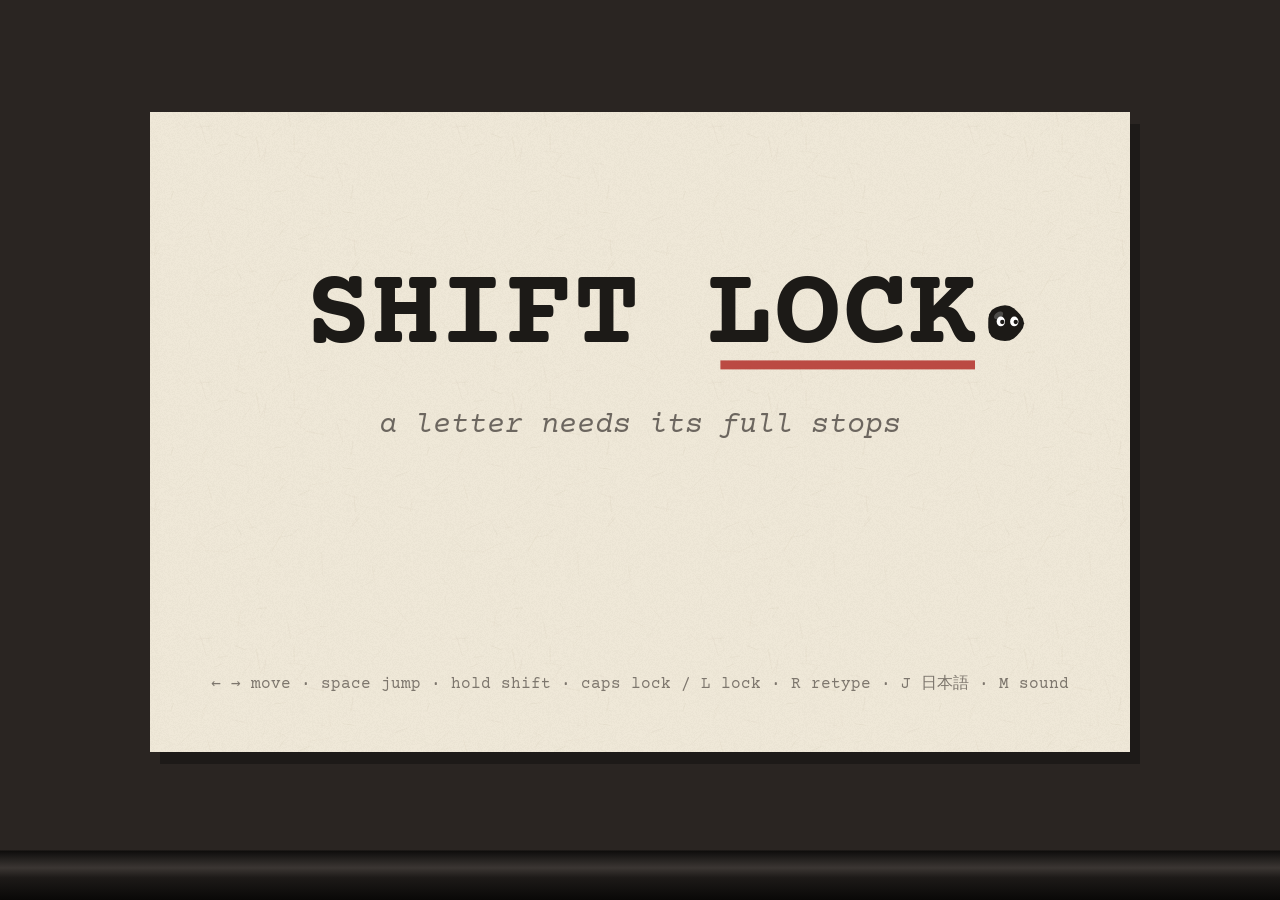
<file: index.html>
<!doctype html>
<html lang="en">
<head>
<meta charset="utf-8">
<meta name="viewport" content="width=device-width, initial-scale=1, maximum-scale=1, user-scalable=no, viewport-fit=cover">
<title>SHIFT LOCK</title>
<meta name="description" content="Gran's typewriter lost its period key. You are the full stop. Hold Shift to change every letter on the page.">
<link rel="icon" href="data:image/svg+xml,%3Csvg xmlns='http://www.w3.org/2000/svg' viewBox='0 0 32 32'%3E%3Crect width='32' height='32' rx='6' fill='%23efe8d8'/%3E%3Ccircle cx='16' cy='17' r='8' fill='%231c1a17'/%3E%3Ccircle cx='13.5' cy='15.5' r='1.8' fill='%23fff'/%3E%3Ccircle cx='18.5' cy='15.5' r='1.8' fill='%23fff'/%3E%3C/svg%3E">
<link rel="stylesheet" href="css/style.css">
</head>
<body>
<canvas id="game" aria-label="SHIFT LOCK game screen"></canvas>

<div id="touch" hidden>
  <div class="pad left">
    <button data-k="left" aria-label="move left">&#9664;</button>
    <button data-k="right" aria-label="move right">&#9654;</button>
  </div>
  <div class="pad right">
    <button data-k="lock" class="small" aria-label="shift lock">LOCK</button>
    <button data-k="shift" aria-label="shift">&#8679;</button>
    <button data-k="jump" aria-label="jump">&#10514;</button>
  </div>
  <button data-k="menu" class="menu-btn" aria-label="menu">II</button>
</div>

<div id="menu" hidden>
  <div class="sheet" role="dialog" aria-label="menu">
    <h2>SHIFT LOCK</h2>
    <button data-act="resume">resume</button>
    <button data-act="retype">retype this line (R)</button>
    <button data-act="lang">日本語: <span id="lang-state">off</span> (J)</button>
    <button data-act="sound">sound: <span id="sound-state">on</span> (M)</button>
    <button data-act="title">back to the title</button>
    <p class="keys">&larr; &rarr; / A D move &middot; space / W / &uarr; jump &middot; hold shift (or X) &middot; caps lock / L lock the shift &middot; R retype &middot; esc menu &middot; gamepad works too</p>
  </div>
</div>

<div id="reply" hidden>
  <input id="reply-input" type="text" maxlength="26" autocomplete="off" autocapitalize="off" spellcheck="false" aria-label="your reply to Gran">
  <button id="reply-done">done</button>
</div>

<script src="js/engine.js"></script>
<script src="js/levels.js"></script>
<script src="js/sound.js"></script>
<script src="js/main.js"></script>
</body>
</html>
</file>
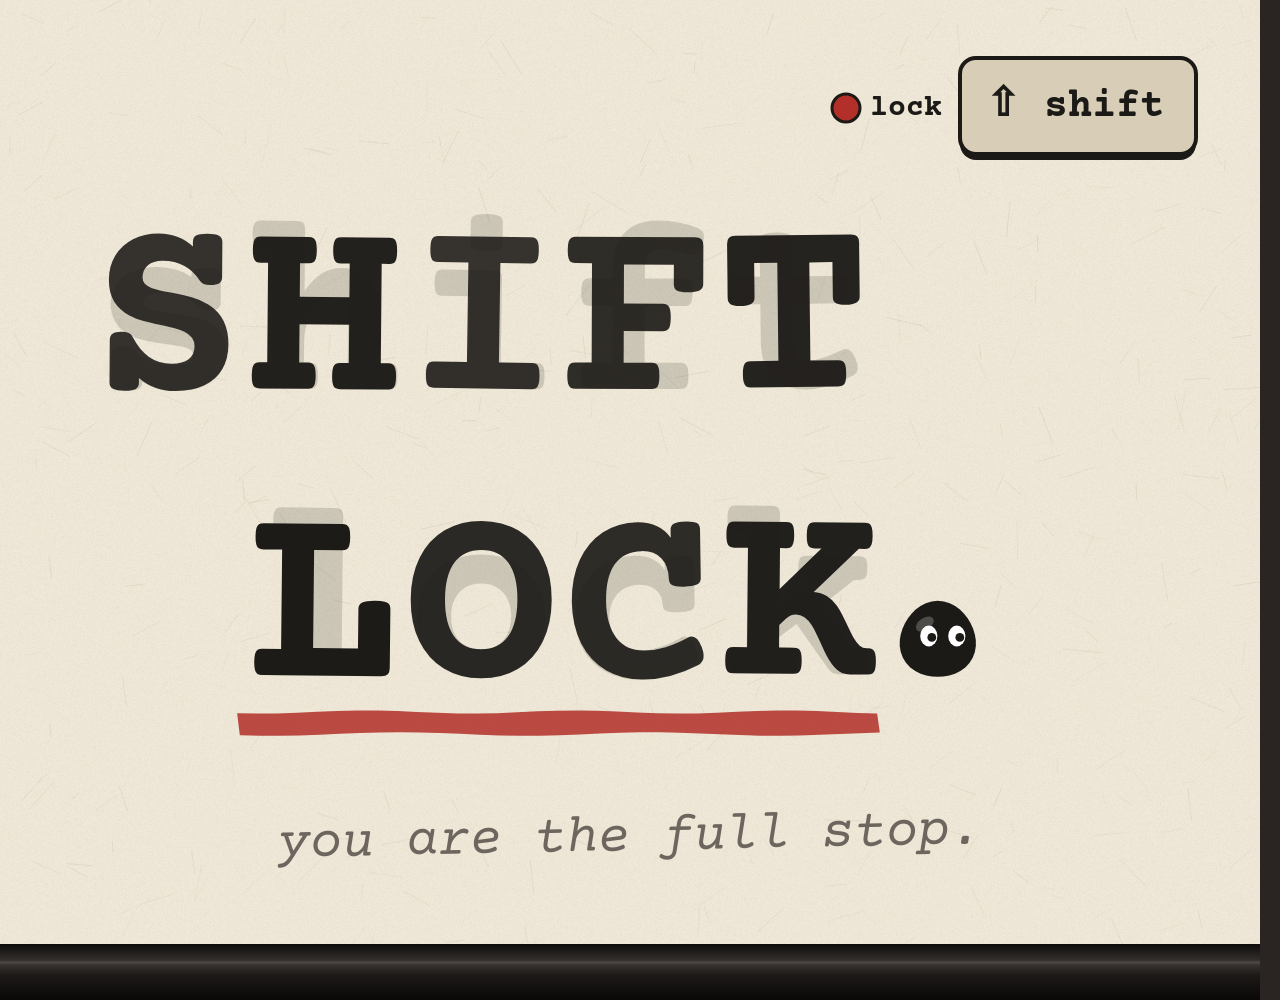
<file: tools/cover.html>
<!doctype html><html><head><meta charset="utf-8"><style>
@font-face{font-family:"Courier Prime";src:url(../fonts/CourierPrime-Bold.woff2) format('woff2');font-weight:700}
@font-face{font-family:"Courier Prime";src:url(../fonts/CourierPrime-Italic.woff2) format('woff2');font-weight:400;font-style:italic}
html,body{margin:0;background:#2a2522}canvas{display:block}</style></head><body><canvas id="c"></canvas><script>
// itch.io cover, 630x500 drawn at 2x.
(async()=>{await Promise.all([document.fonts.load('700 100px "Courier Prime"'),document.fonts.load('italic 400 40px "Courier Prime"')]);
const W=1260,H=1000,c=document.getElementById('c');c.width=W;c.height=H;const g=c.getContext('2d');
let seed=7;const rnd=()=>{seed=(seed*1664525+1013904223)>>>0;return seed/4294967296};
const INK='#1c1a17',RED='#b3302a',PAPER='#efe8d8',PENCIL='#6c665f';
// paper with grain and fibres
g.fillStyle=PAPER;g.fillRect(0,0,W,H);
const img=g.getImageData(0,0,W,H);for(let i=0;i<img.data.length;i+=4){if(rnd()<0.5){const v=-6+rnd()*5;img.data[i]+=v;img.data[i+1]+=v;img.data[i+2]+=v*1.2;}}g.putImageData(img,0,0);
for(let k=0;k<420;k++){g.strokeStyle=`rgba(120,100,70,${0.05+rnd()*0.06})`;g.lineWidth=1;const x=rnd()*W,y=rnd()*H,a=rnd()*6.28,l=10+rnd()*30;g.beginPath();g.moveTo(x,y);g.lineTo(x+Math.cos(a)*l,y+Math.sin(a)*l);g.stroke();}
// typed words with the other face ghosted underneath, like the page mid-shift
const typed=(txt,ghost,x,base,size)=>{g.font=`700 ${size}px "Courier Prime"`;g.textBaseline='alphabetic';const adv=size*0.6;
 for(let i=0;i<txt.length;i++){const jx=(rnd()-0.5)*4,jy=(rnd()-0.5)*5,rot=(rnd()-0.5)*0.035;
  g.save();g.translate(x+i*adv+adv/2+jx,base+jy);g.rotate(rot);g.textAlign='center';
  g.globalAlpha=0.16;g.fillStyle=INK;g.fillText(ghost[i],0,0);
  g.globalAlpha=0.86+rnd()*0.14;g.fillText(txt[i],0,0);g.restore();}
 g.globalAlpha=1;return x+txt.length*adv;};
const size=262,adv=size*0.6,x0=(W-6*adv)/2+8;
typed('SHIFT','shift',x0-adv*0.5,388,size);
const xe=typed('LOCK','lock',x0+adv*0.5,676,size);
// grandpa's red pen under LOCK
g.fillStyle=RED;g.globalAlpha=0.86;g.beginPath();const ux0=x0+adv*0.45,ux1=xe+6;
for(let x=ux0;x<=ux1;x+=20)g.lineTo(x,712+Math.sin(x*0.03)*1.6);for(let x=ux1;x>=ux0;x-=20)g.lineTo(x,734+Math.sin(x*0.025+1)*1.8);g.closePath();g.fill();g.globalAlpha=1;
// the dot, where the full stop belongs
const dx=xe+64,dy=640,r=38;g.fillStyle=INK;g.beginPath();for(let i=0;i<=40;i++){const a=i/40*Math.PI*2,rr=r+Math.sin(a*3)*1.2;i?g.lineTo(dx+Math.cos(a)*rr,dy+Math.sin(a)*rr):g.moveTo(dx+Math.cos(a)*rr,dy+Math.sin(a)*rr);}g.fill();
g.fillStyle='rgba(255,255,255,0.22)';g.beginPath();g.ellipse(dx-13,dy-16,10,6,-0.6,0,6.283);g.fill();
for(const sx of[-14,14]){g.fillStyle='#fff';g.beginPath();g.ellipse(dx+sx+5,dy-4,8.6,10.4,0,0,6.283);g.fill();g.fillStyle=INK;g.beginPath();g.arc(dx+sx+8,dy-2.6,4.4,0,6.283);g.fill();}
// pencil note
g.save();g.translate(W/2,850);g.rotate(-0.02);g.fillStyle=PENCIL;g.font='italic 400 54px "Courier Prime"';g.textAlign='center';g.fillText('you are the full stop.',0,0);g.restore();
// the shift keycap and the lock lamp, top right
g.save();g.translate(W-300,54);g.fillStyle=INK;g.beginPath();g.roundRect(0,10,236,96,16);g.fill();g.fillStyle='#d8ceb8';g.beginPath();g.roundRect(0,4,236,96,16);g.fill();
g.strokeStyle=INK;g.lineWidth=4;g.beginPath();g.roundRect(0,4,236,96,16);g.stroke();g.fillStyle=INK;g.font='700 40px "Courier Prime"';g.textBaseline='middle';g.fillText('⇧ shift',26,54);g.restore();
g.save();g.translate(W-430,92);g.fillStyle=RED;g.beginPath();g.arc(16,16,14,0,6.283);g.fill();g.strokeStyle=INK;g.lineWidth=3;g.stroke();g.fillStyle=INK;g.font='700 30px "Courier Prime"';g.textBaseline='middle';g.fillText('lock',40,17);g.restore();
// platen roller along the bottom
const rh=56,gr=g.createLinearGradient(0,H-rh,0,H);gr.addColorStop(0,'#0d0c0b');gr.addColorStop(0.35,'#3b3633');gr.addColorStop(0.55,'#1d1a18');gr.addColorStop(1,'#090807');g.fillStyle=gr;g.fillRect(0,H-rh,W,rh);
g.fillStyle='rgba(255,255,255,0.08)';g.fillRect(0,H-rh+rh*0.3,W,3);
document.title='DONE';})();</script></body></html>
</file>
<file: css/style.css>
@font-face { font-family: "Courier Prime"; src: url(../fonts/CourierPrime-Bold.woff2) format("woff2"); font-weight: 700; font-style: normal; font-display: block; }
@font-face { font-family: "Courier Prime"; src: url(../fonts/CourierPrime-Regular.woff2) format("woff2"); font-weight: 400; font-style: normal; font-display: block; }
@font-face { font-family: "Courier Prime"; src: url(../fonts/CourierPrime-Italic.woff2) format("woff2"); font-weight: 400; font-style: italic; font-display: block; }

:root { --paper: #efe8d8; --ink: #1c1a17; --red: #b3302a; --desk: #2a2522; }
* { box-sizing: border-box; }
html, body { margin: 0; height: 100%; background: var(--desk); overflow: hidden; touch-action: none; -webkit-user-select: none; user-select: none; }
canvas { display: block; width: 100vw; height: 100vh; height: 100dvh; outline: none; }

#touch { position: fixed; inset: 0; pointer-events: none; }
#touch .pad { position: absolute; bottom: max(14px, env(safe-area-inset-bottom)); display: flex; gap: 12px; pointer-events: auto; }
#touch .pad.left { left: max(14px, env(safe-area-inset-left)); }
#touch .pad.right { right: max(14px, env(safe-area-inset-right)); align-items: flex-end; }
#touch button { width: 76px; height: 76px; border-radius: 16px; border: 2px solid #1c1a17; background: rgba(239, 232, 216, 0.82); color: #1c1a17;
  font: 700 30px "Courier Prime", monospace; box-shadow: 0 4px 0 #1c1a17; touch-action: none; }
#touch button.on { transform: translateY(3px); box-shadow: 0 1px 0 #1c1a17; background: #d9cfb9; }
#touch button.small { width: 64px; height: 44px; font-size: 15px; align-self: flex-start; }
#touch button.small.on { background: #b3302a; color: #fff; }
#touch .menu-btn { position: absolute; top: max(10px, env(safe-area-inset-top)); right: max(10px, env(safe-area-inset-right)); width: 48px; height: 48px; font-size: 18px; pointer-events: auto; }

#menu { position: fixed; inset: 0; background: rgba(20, 17, 15, 0.55); display: flex; align-items: center; justify-content: center; padding: 16px; }
#menu .sheet { background: var(--paper); color: var(--ink); width: min(440px, 100%); padding: 22px 22px 16px; border-radius: 4px; box-shadow: 0 18px 40px rgba(0,0,0,.45); font-family: "Courier Prime", monospace; }
#menu h2 { margin: 0 0 12px; font-weight: 700; letter-spacing: .08em; }
#menu button { display: block; width: 100%; text-align: left; margin: 6px 0; padding: 10px 12px; font: 700 18px "Courier Prime", monospace; color: var(--ink); background: transparent; border: 2px solid var(--ink); border-radius: 3px; cursor: pointer; }
#menu button:hover, #menu button:focus-visible { background: #e2d8c2; outline: none; }
#menu .keys { font: 400 14px/1.5 "Courier Prime", monospace; color: #5d564e; margin: 14px 0 0; }

#reply { position: fixed; left: 50%; bottom: max(18px, env(safe-area-inset-bottom)); transform: translateX(-50%); display: flex; gap: 8px; width: min(560px, calc(100% - 32px)); }
#reply input { flex: 1; min-width: 0; font: 700 20px "Courier Prime", monospace; padding: 10px 12px; border: 2px solid var(--ink); border-radius: 3px; background: var(--paper); color: var(--ink); }
#reply button { font: 700 18px "Courier Prime", monospace; padding: 0 16px; border: 2px solid var(--ink); border-radius: 3px; background: var(--ink); color: var(--paper); }
[hidden] { display: none !important; }
</file>
